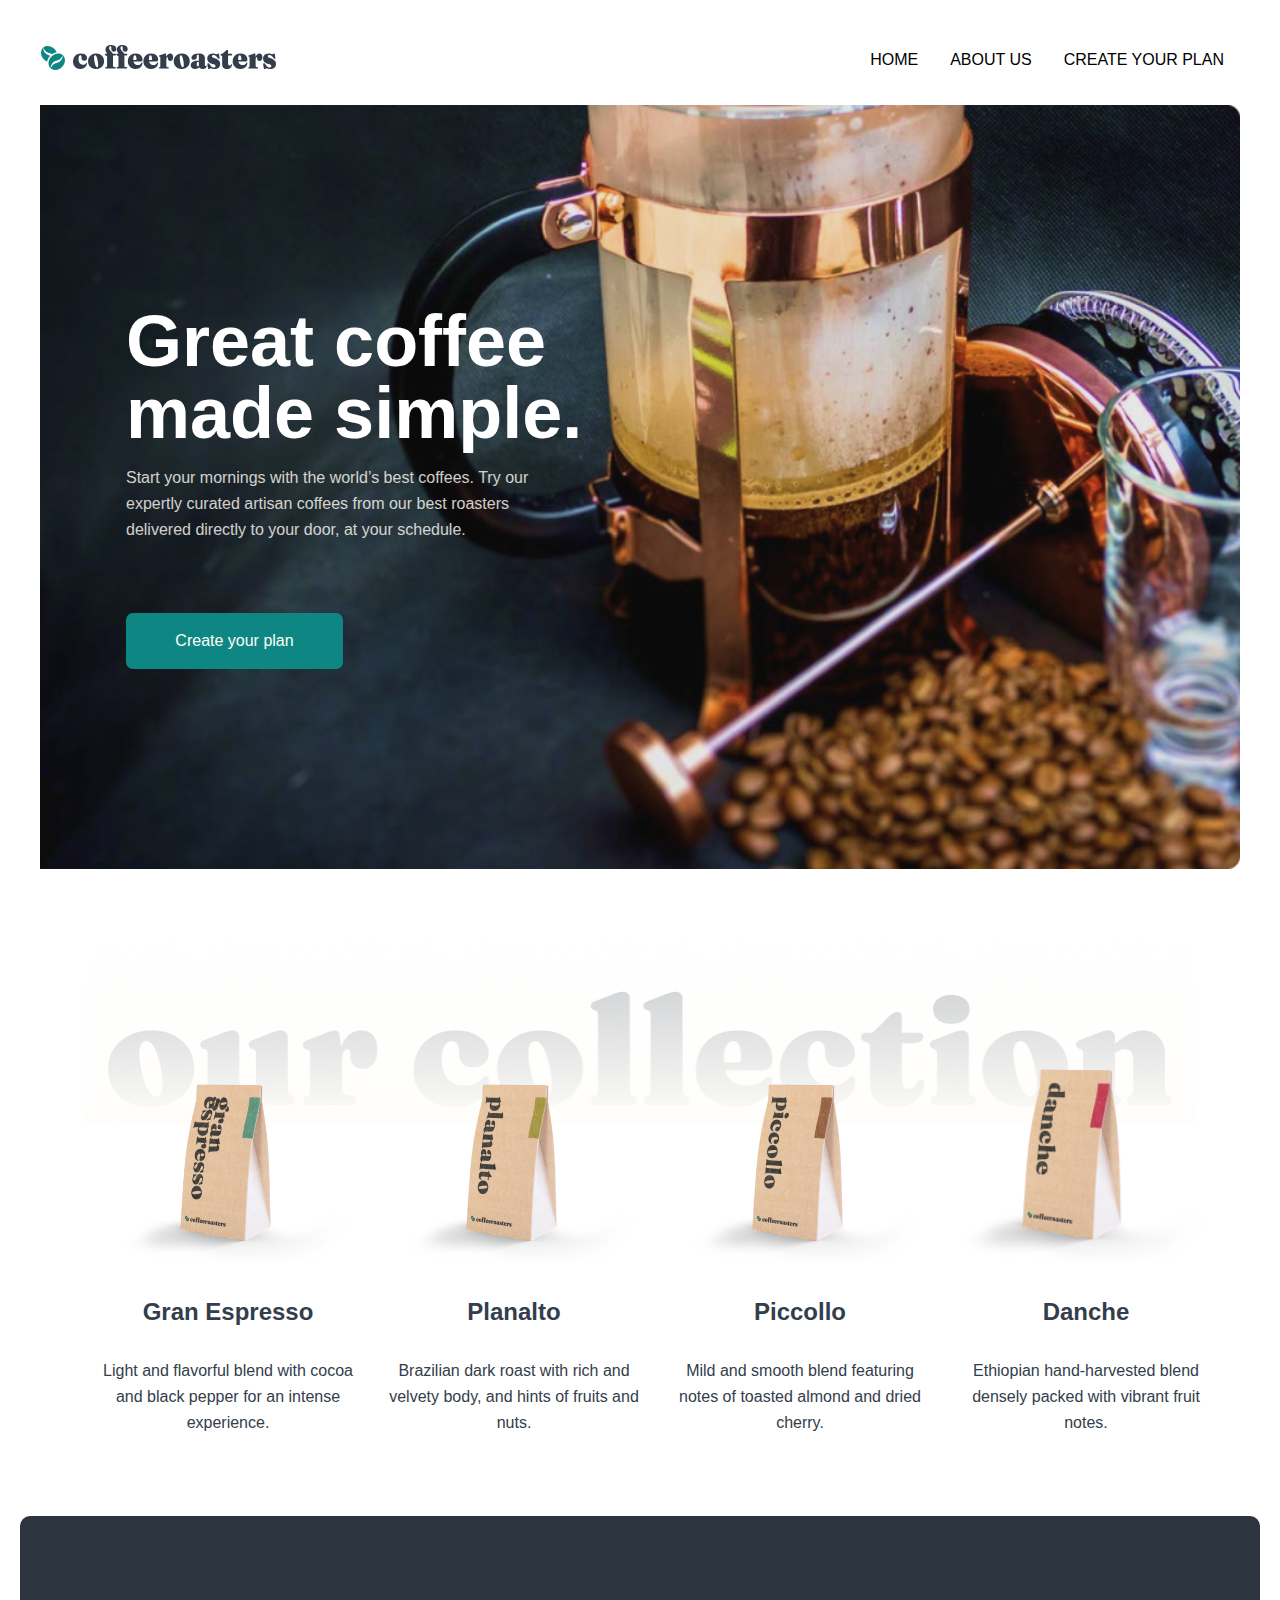
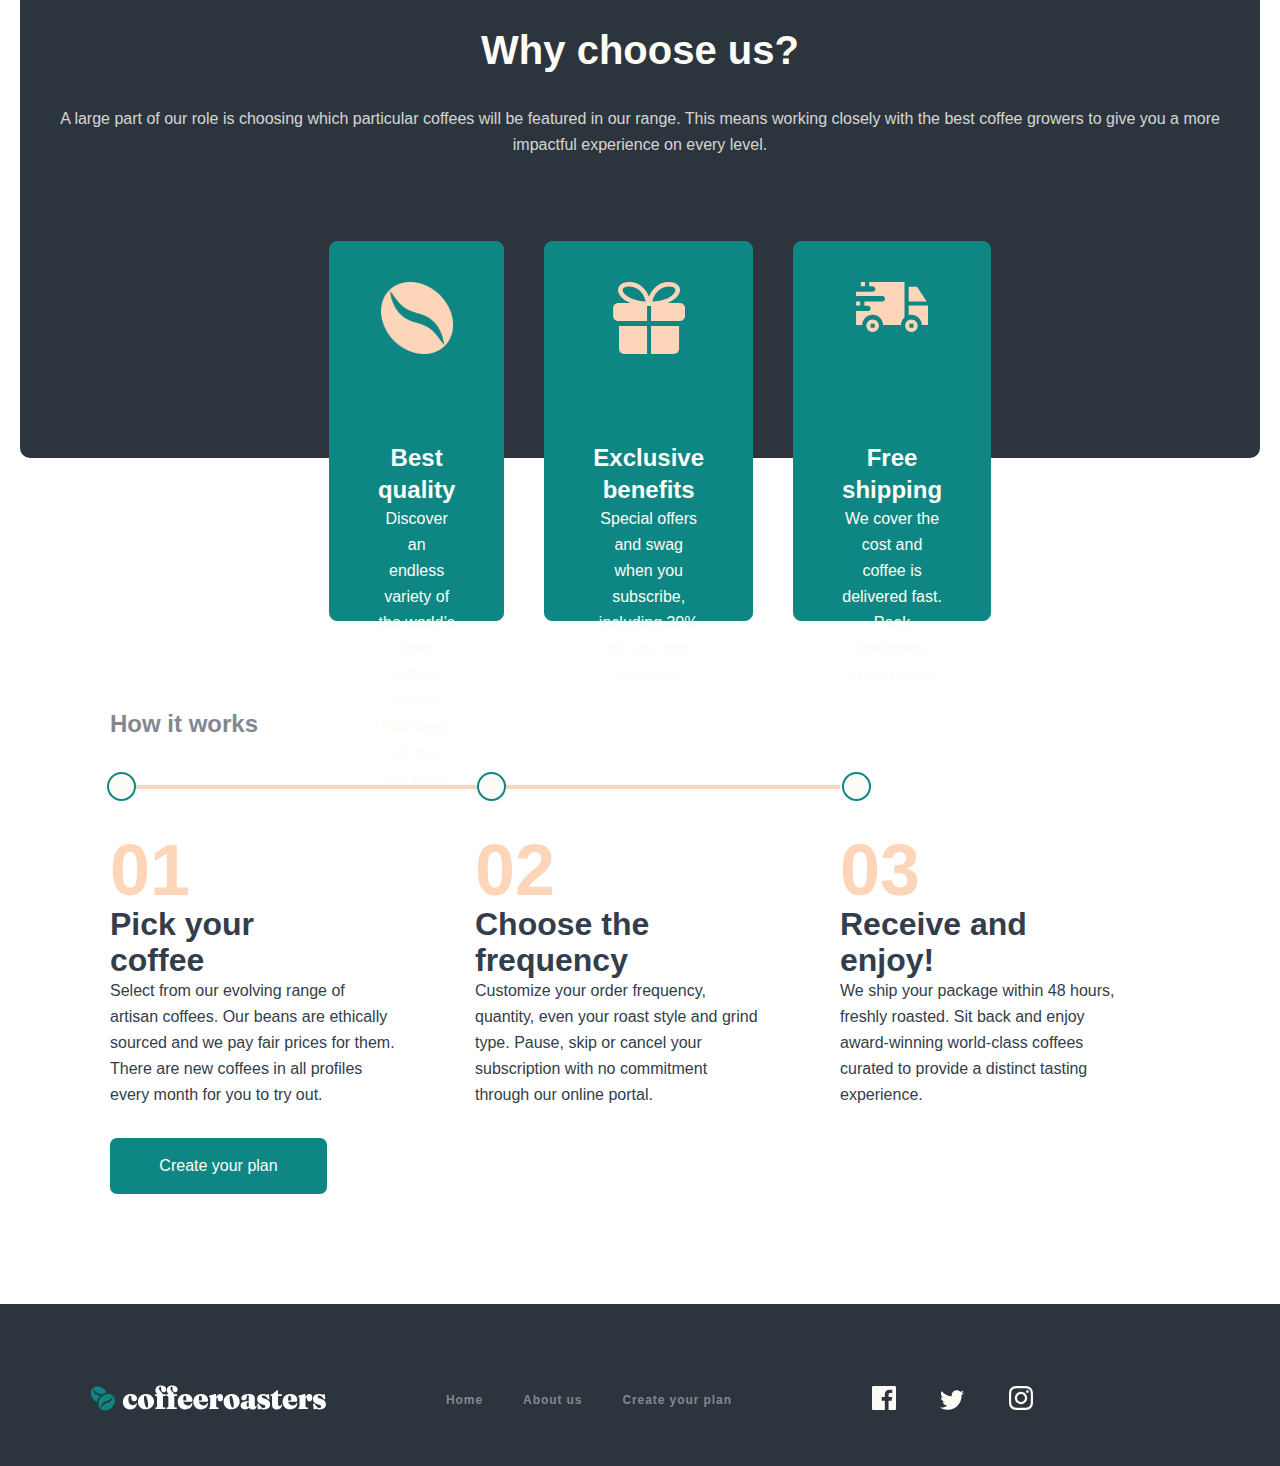
<file: index.html>
<!DOCTYPE html>
<html lang="en">
<head>
    <meta charset="UTF-8">
    <meta http-equiv="X-UA-Compatible" content="IE=edge">
    <meta name="viewport" content="width=device-width, initial-scale=1.0">
    <title>Document</title>
    <link rel="stylesheet" href="/css/main.css">
</head>
<body>
    <header>
        <div class="header-container container"> 
            <a href="#"> 
                <img class="header-logo" src="./images/Group5.svg" alt="header logo illustration">
            </a>
            <ul class="header-list">
                <li class="header-list-item">
                    <a class="header-link" href="index.html">
                         HOME
                     </a>
                </li>
                <li>
                    <a class="header-link" href="about.html">
                        ABOUT US
                    </a>
                </li>
                <li>
                    <a class="header-link" href="./plan.html">
                        CREATE YOUR PLAN
                    </a>
                </li>
            </ul>
           <button class="button-hamburger" type="button">
            <img src="./images/hamburger.svg" alt="header hamburger" class="header__hamburger" width="15" height="16">
           </button>
        </div>
    </header>
    <section>
       <div class="container">
           <div class="section-create">
            <h1 class="section-h1">Great coffee
                made simple.
            </h1>
            <p class="section-paragraf">Start your mornings with the world’s best coffees. Try our expertly curated artisan coffees from our best roasters delivered directly to your door, at your schedule.</p>
            <button class="section-button"
            type="button">Create your plan</button>
           </div>
       </div>
    </section>
    <section class="section-our-collection container-smool">
        <ul class="collectin-list">
            <li class="collection-list-item espresso">
                <img src="./images/kopi1copy.png" alt="Gran Espresso" width="256" height="193">
                <h2 class="collection-h2">Gran Espresso</h2>
                <p class="collection-p">Light and flavorful blend with cocoa and black pepper for an intense experience.</p>
            </li>
            <li class="collection-list-item">
                <img src="./images/kopi2.png" alt="Planalto" width="256" height="193">
                <h2 class="collection-h2">Planalto</h2>
                <p class="collection-p">Brazilian dark roast with rich and velvety body, and hints of fruits and nuts.</p>
            </li>
            <li class="collection-list-item">
                <img src="./images/kopi3.png" alt="Piccollo" width="256" height="193">
                <h2 class="collection-h2">Piccollo</h2>
                <p class="collection-p">Mild and smooth blend featuring notes of toasted almond and dried cherry.</p>
            </li>
            <li class="collection-list-item">    
                <img src="./images/kopi4.png" alt="Danche" width="256" height="193">
                <h2 class="collection-h2">Danche</h2>
                <p class="collection-p">Ethiopian hand-harvested blend densely packed with vibrant fruit notes.</p>
            </li>
        </ul>
    </section>
    <section class="section-choose-us container ">
        <h2 class="choose-us-h2">Why choose us?</h2>
        <p class="choose-us-p">A large part of our role is choosing which particular coffees will be featured 
            in our range. This means working closely with the best coffee growers to give 
            you a more impactful experience on every level.</p>
            <ul class="choose-us-list">
                <li class="choose-us-list-item best-quality">
                    <h3 class="choose-us-list-item-h3">Best quality</h3>
                    <p class="choose-us-list-item-p">Discover an endless variety of the world’s best artisan coffee from each of our roasters.</p>
                </li>
                <li class="choose-us-list-item exclusive">
                    <h3 class="choose-us-list-item-h3">Exclusive benefits</h3>
                    <p class="choose-us-list-item-p">Special offers and swag when you subscribe, including 30% off your first shipment.</p>
                </li>
                <li class="choose-us-list-item shipping">
                    <h3  class="choose-us-list-item-h3">Free shipping</h3>
                    <p class="choose-us-list-item-p">We cover the cost and coffee is delivered fast. Peak freshness: guaranteed.</p>
                </li>
            </ul>
            
        </section>
        <section class="section-works container">
            <h2 class="section-works-h2">
                How it works
            </h2>
            <span class="section-span-border center">
                <span class="child-span"></span>
            </span>
            <ol class="sectoin-works-list">
                <li class="sectoin-works-list-item">
                    <span class="section-span">01</span>
                    <h3 class="section-works-h3">Pick your
                        coffee</h3>
                        <p class="section-works-p">
                            Select from our evolving range of artisan coffees. Our beans are ethically sourced and we pay fair prices for them. There are new coffees in all profiles every month for you to try out. 
                        </p>
                    </li>
                    <li class="sectoin-works-list-item">
                        <span class="section-span">
                            02
                        </span>
                        <h3 class="section-works-h3">
                            Choose the frequency
                        </h3>
                        <p class="section-works-p">
                            Customize your order frequency, quantity, even your roast style and grind type. Pause, skip or cancel your subscription with no commitment through our online portal.
                        </p>
                    </li>
                    <li class="sectoin-works-list-item">
                        <span class="section-span">
                            03
                        </span>
                        <h3 class="section-works-h3">
                            Receive and enjoy!
                        </h3>
                        <p class="section-works-p">
                            We ship your package within 48 hours, freshly roasted. Sit back and enjoy award-winning world-class coffees curated to provide a distinct tasting experience.
                        </p>
                    </li>
                </ol>
                <button class="section-button button">Create your plan</button>
            </section>
        </main>
        <footer class="footer-site">
            <div class="container-footer">
               <div>
                <img src="./images/Group.svg" alt="site logo illustration">
            </div>
            <div>
                <ul class=" footer-ul">
                    <li class="footer-list-item"><a class="footer-link" href="index.html">Home</a></li>
                    <li class="footer-list-item"><a class="footer-link" href="about.html">About us
                    </a></li>
                    <li class="footer-list-item"><a class="footer-link" href="plan.html">Create your plan</a></li>
                </ul>
            </div>
            <div>
                <a class="footer-facebook-link footer-link" href="#"><img src="./images/Path.svg" alt="facebook link" width="24" height="24"></a>
                <a class="footer-twittwer-link footer-link" href="#">
                    <img src="./images/Path.png" alt="twitter link" width="24" height="20">
                </a>
                <a class="footer-instagram-link footer-link" href="#">
                    <img src="./images/Shape.svg" alt="instagram link" width="24"
                    height="24"></a>
                </div>
                </div>
            </footer>
        </body>
        </html>
</file>
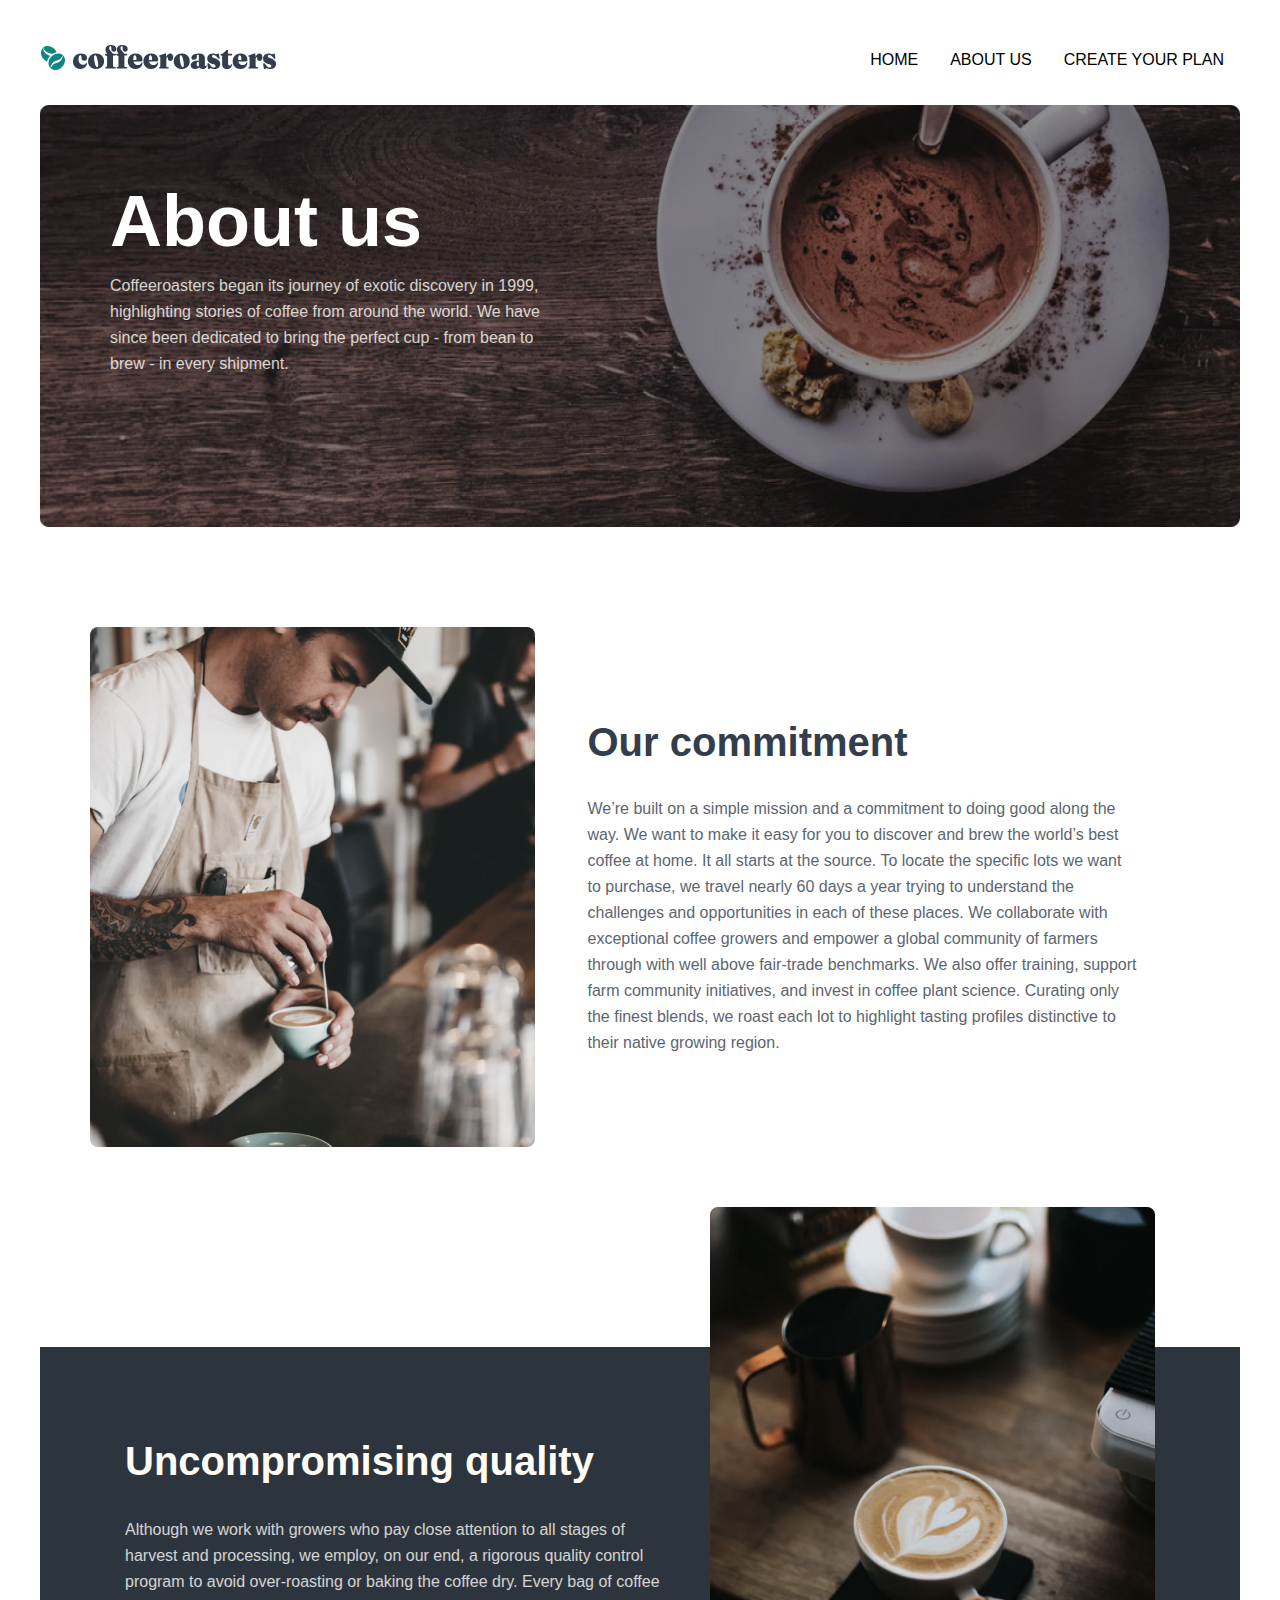
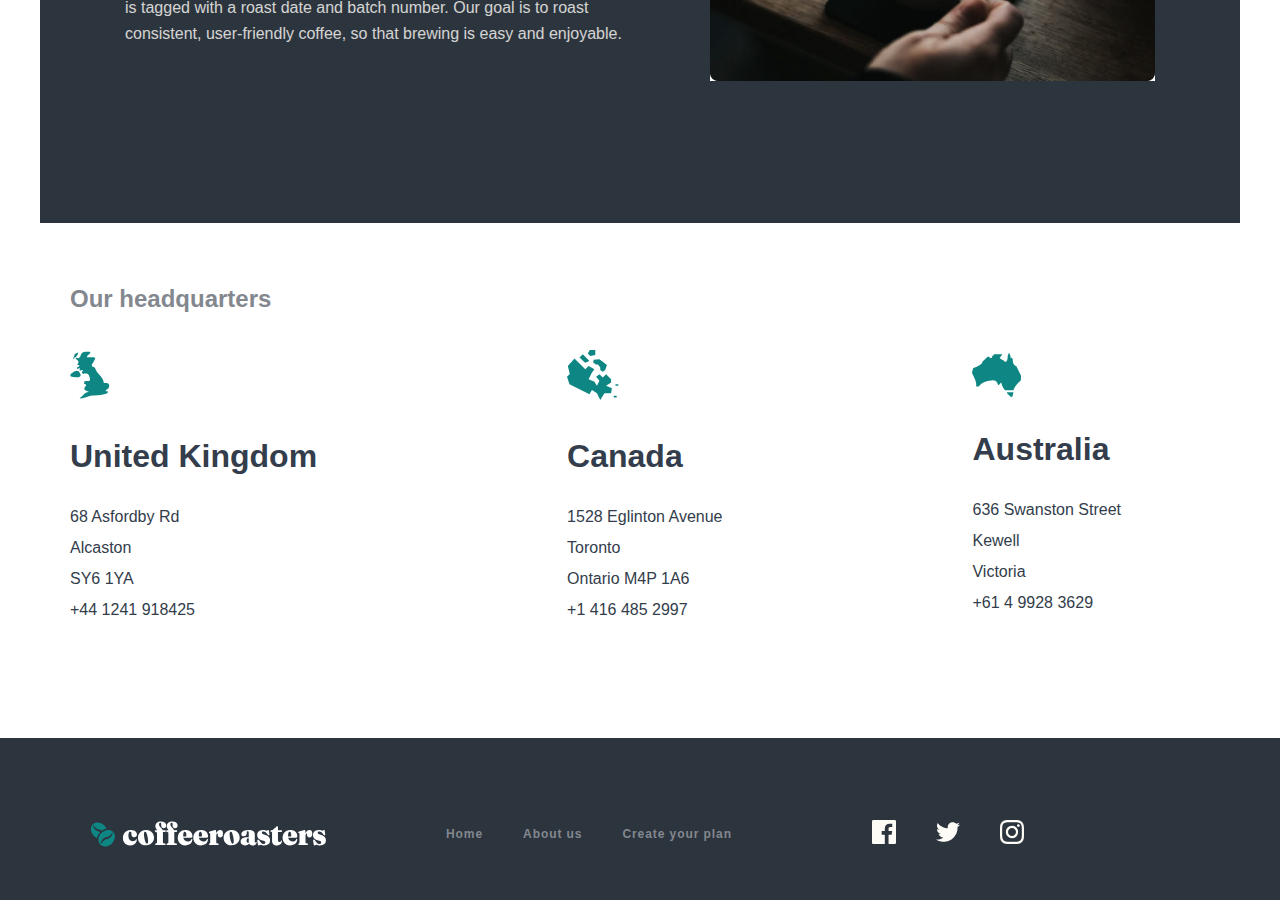
<file: about.html>
<!DOCTYPE html>
<html lang="en">
<head>
    <meta charset="UTF-8">
    <meta http-equiv="X-UA-Compatible" content="IE=edge">
    <meta name="viewport" content="width=device-width, initial-scale=1.0">
    <title>Document</title>
    <link rel="stylesheet" href="./css/main.css">
</head>
<body>
    <header>
        <div class="header-container container"> 
            <a href="#"> 
                <img class="header-logo" src="./images/Group5.svg" alt="header logo illustration">
            </a>
            <ul class="header-list">
                <li class="header-list-item">
                    <a class="header-link" href="index.html">
                        HOME
                    </a>
                </li>
                <li>
                    <a class="header-link" href="./about.html">
                        ABOUT US
                    </a>
                </li>
                <li>
                    <a class="header-link" href="./plan.html">
                        CREATE YOUR PLAN
                    </a>
                </li>
            </ul>
        </div>
    </header>
    <main>
    <section class=" section-create-about container">
        <div class="section-create-about-bgc
        ">
        <h1 class="section-h1">About us
        </h1>
        <p class="section-paragraf">
            Coffeeroasters began its journey of exotic discovery in 1999, highlighting stories of coffee from around the world. We have since been dedicated to bring the perfect cup - from bean to brew - in every shipment.
        </p>
    </div>
    </section>
 <section class="section__our-commitment">
    <img src="./images-about/Bitmap1.jpg" alt="img our commitment" width="445" height="520">
    <div class="commitment-rigt">
        <h2 class="commitment__h2">Our commitment</h2>
        <p class="commitment__p">We’re built on a simple mission and a commitment to doing good along the way. We want to make it easy for you to discover and brew the world’s best coffee at home. It all starts at the source. To locate the specific lots we want to purchase, we travel nearly 60 days a year trying to understand the challenges and opportunities in each of these places. We collaborate with exceptional coffee growers and empower a global community of farmers through with well above fair-trade benchmarks. We also offer training, support farm community initiatives, and invest in coffee plant science. Curating only the finest blends, we roast each lot to highlight tasting profiles distinctive to their native growing region.</p>
    
</div>
    </section>
    <section class="section-quality">
        <img class="quality" src="./images-about/Bitmap2.jpg" alt=" quality img" width="445" height="474" >
       <div>
        <h2 class="quality__h2">
            Uncompromising quality
        </h2>
        <p class="quality__p">
            Although we work with growers who pay close attention to all stages of harvest and processing, we employ, on our end, a rigorous quality control program to avoid over-roasting or baking the coffee dry. Every bag of coffee is tagged with a roast date and batch number. Our goal is to roast consistent, user-friendly coffee, so that brewing is easy and enjoyable.
        </p>
    </div>
    </section>
    <section class="section-headquarters">
        <h2 class="headquarters_h2">Our headquarters</h2>


        <ul class="headquarters__list">
            <li class="headquarters__list-item">
                <ul class="headquarters__list-child">
                    <li class="headquarters__child-item">
                        <img src="./images-about/Combined Shape2.svg" alt="headquarters_icons" width="40" height="50">
                        <h3 class="headquarters_h3">United Kingdom</h3>
                    </li>

                    <li class="headquarters__child-item">
                        68 Asfordby Rd
                    </li>
                    <li class="headquarters__child-item"> Alcaston</li>
                    <li class="headquarters__child-item"> SY6 1YA</li>
                    <li class="headquarters__child-item">+44 1241 918425</li>

                </ul>
            </li>
            <li class="headquarters__list-item">
                <ul class="headquarters__list-child">
                    <li class="headquarters__child-item">
                        <img src="./images-about/CombinedShape1.svg" alt="headquarters_icons" width="52" height="50">
                        <h3 class="headquarters_h3">Canada</h3>
                    </li>
                    <li class="headquarters__child-item">
                        1528 Eglinton Avenue
                    </li>
                    <li class="headquarters__child-item"> Toronto</li>
                    <li class="headquarters__child-item"> Ontario M4P 1A6</li>
                    <li class="headquarters__child-item">+1 416 485 2997</li>
                    <li class="headquarters__child-item"></li>
                </ul>
            </li>
            <li class="headquarters__list-item">
                <ul class="headquarters__list-child">
                    <li>
                        <img src="./images-about/Combined Shape.svg" alt="headquarters_icons" width="49" height="44">
                        <h3 class="headquarters_h3">Australia</h3>
                    </li>
                    <li class="headquarters__child-item">
                        636 Swanston Street
                    <li class="headquarters__child-item">
                    <li class="headquarters__child-item">Kewell</li>
                    <li class="headquarters__child-item"> Victoria</li>
                    <li class="headquarters__child-item">+61 4 9928 3629</li>
                </ul>
            </li>
        </ul>

    </section>
</main>
    <footer class="footer-site">
        <div class="container-footer">
            <img src="./images/Group.svg" alt="site logo illustration">
            <ul class=" footer-ul">
                <li class="footer-list-item"><a class="footer-link" href="index.html">Home</a></li>
                <li class="footer-list-item"><a class="footer-link" href="about.html">About us
                </a></li>
                <li class="footer-list-item"><a class="footer-link" href="plan.html">Create your plan</a></li>
            </ul>
            <a class="footer-facebook-link footer-link" href="#"><img src="./images/Path.svg" alt="facebook link" width="24" height="24"></a>
            <a class="footer-twittwer-link footer-link" href="#">
                <img src="./images/Path.png" alt="twitter link" width="24" height="20">
            </a>
            <a class="footer-instagram-link footer-link" href="#">
                <img src="./images/Shape.svg" alt="instagram link" width="24"
                height="24"></a>
            </div>
        </footer> 
    </body>
    </html>
</file>
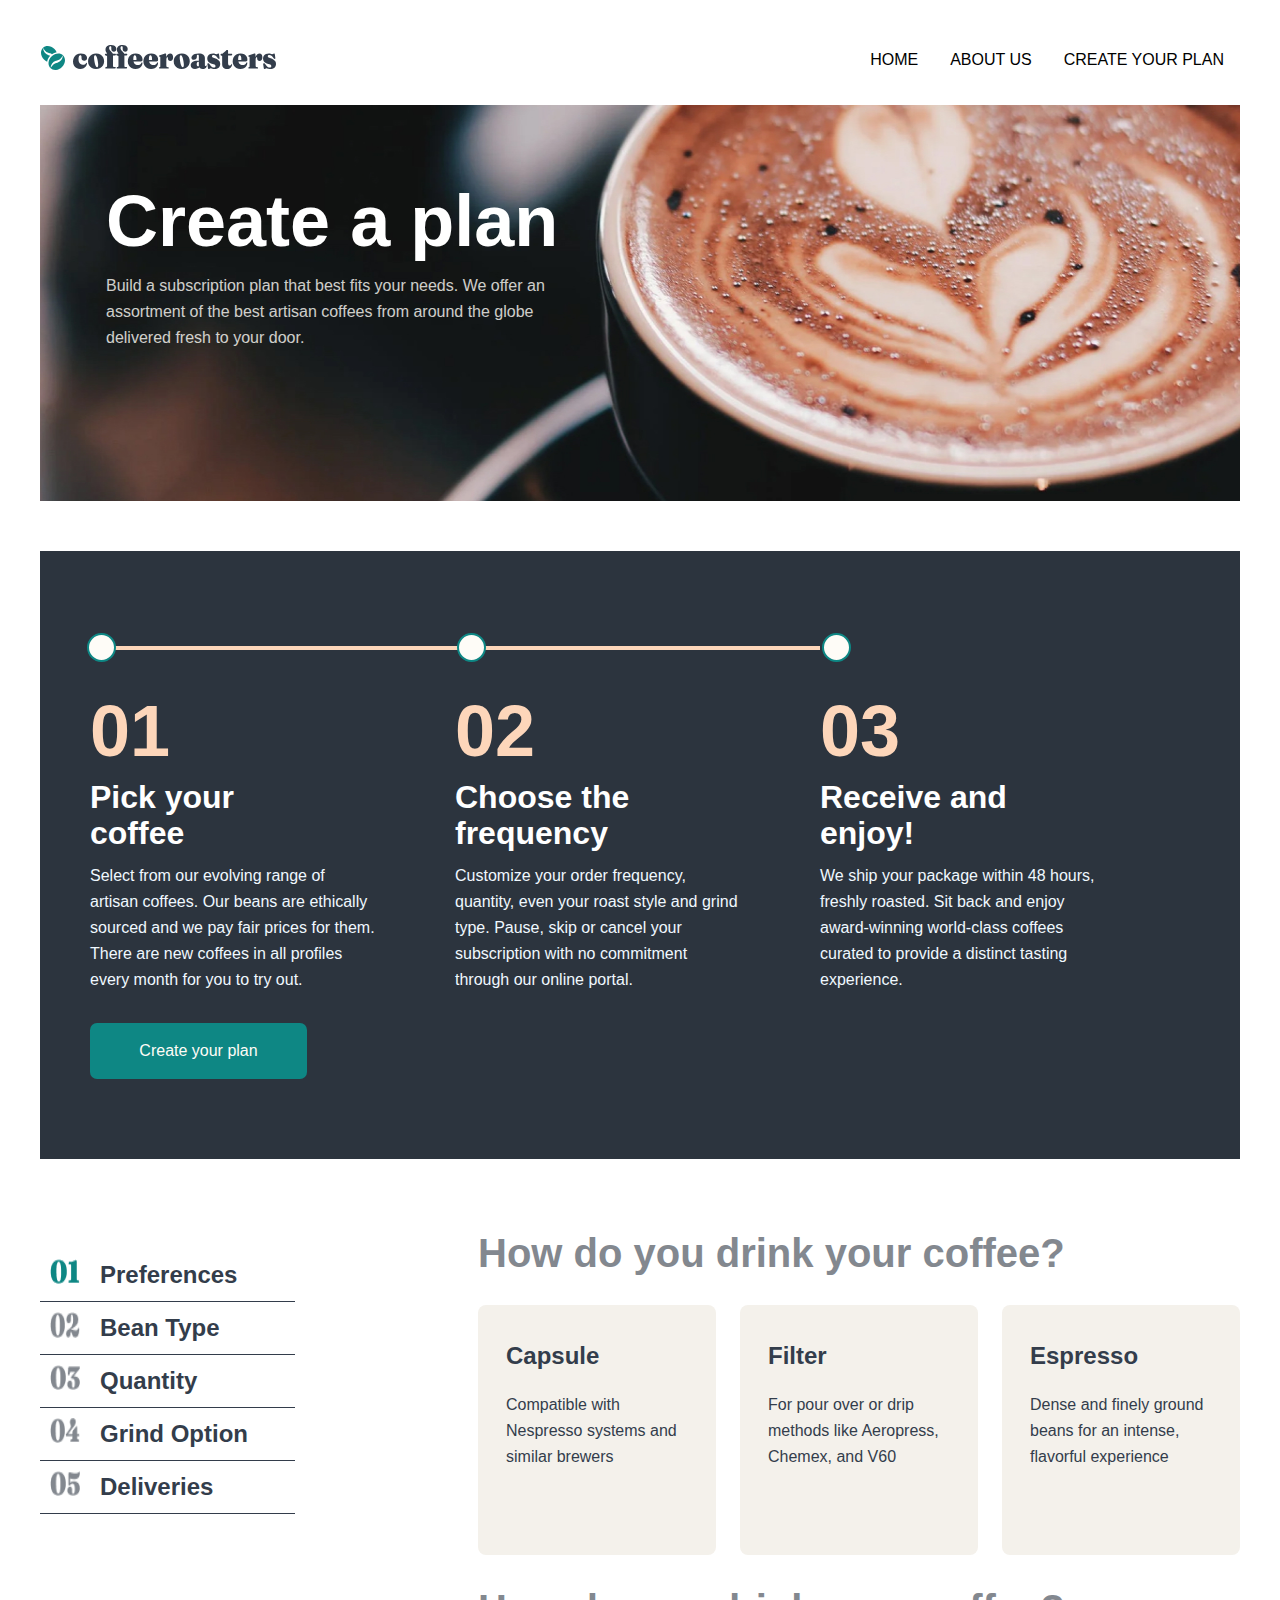
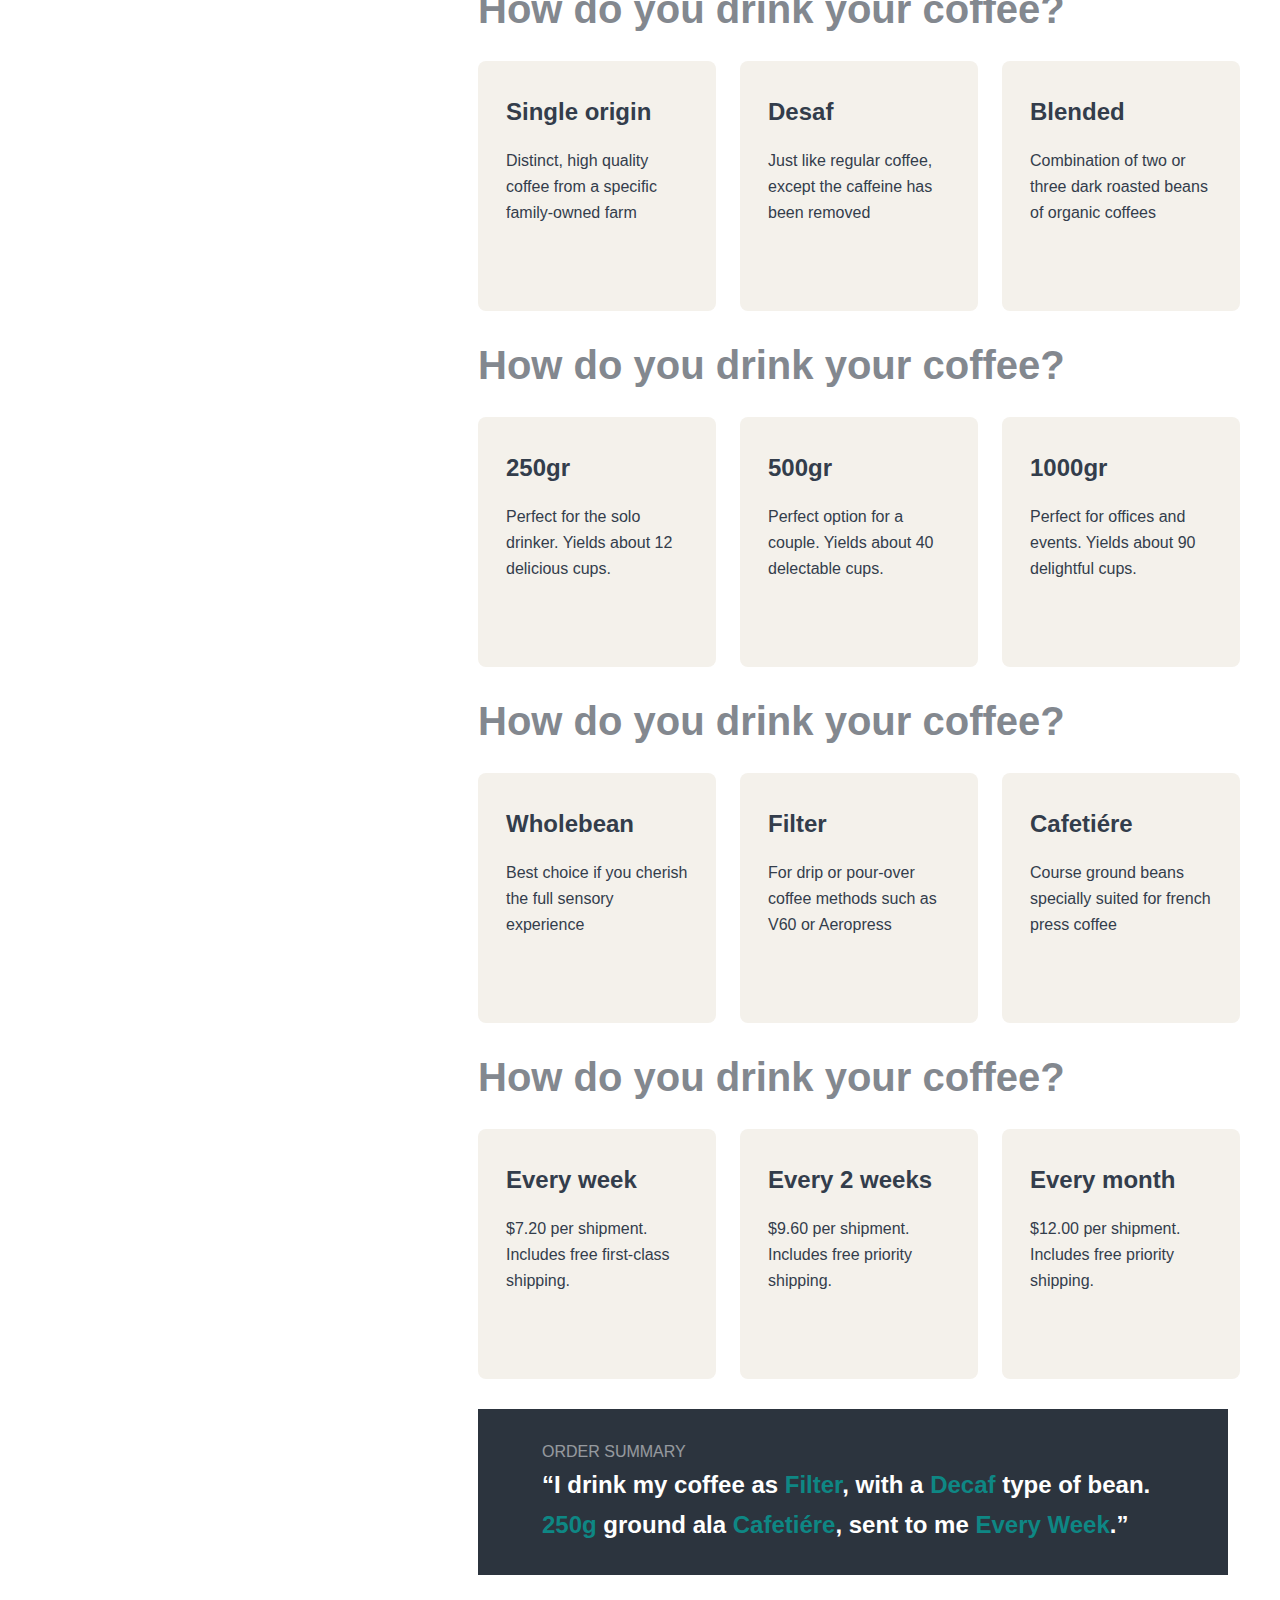
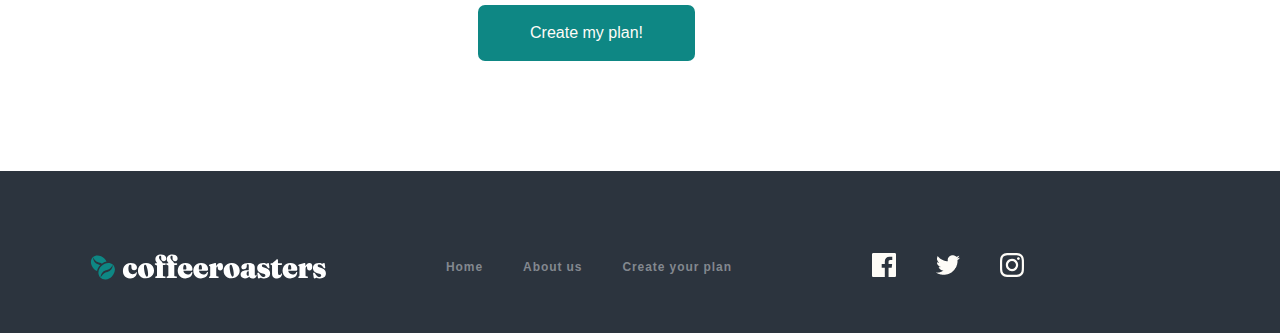
<file: plan.html>
<!DOCTYPE html>
<html lang="en">
<head>
    <meta charset="UTF-8">
    <meta http-equiv="X-UA-Compatible" content="IE=edge">
    <meta name="viewport" content="width=device-width, initial-scale=1.0">
    <title>Document</title>
    <link rel="stylesheet" href="./css/main.css">
</head>
<body>
    <header>
        <div class="header-container container"> 
            <a href="#"> 
                <img class="header-logo" src="./images/Group5.svg" alt="header logo illustration">
            </a>
            <ul class="header-list">
                <li class="header-list-item">
                    <a class="header-link" href="index.html">
                        HOME
                    </a>
                </li>
                <li>
                    <a class="header-link" href="./about.html">
                        ABOUT US
                    </a>
                </li>
                <li>
                    <a class="header-link" href="./plan.html">
                        CREATE YOUR PLAN
                    </a>
                </li>
            </ul>
        </div>
    </header>
    <main>
        <section class=" section-create-plan container">
            <h1 class="section-h1">Create a plan
            </h1>
            <p class="section-paragraf">
                Build a subscription plan that best fits your needs. We offer an assortment of the best artisan coffees from around the globe delivered fresh to your door.
            </p>
            
        </section>
        
        <section class="section-works-plan container">
            <div class="works__box">
            <span class="section-span-border center">
                <span class="child-span"></span>
            </span>
            <ol class="sectoin-works-list">
                <li class="sectoin-works-list-item">
                    <span class="section-span">01</span>
                    <h3 class="section-works-h3-plan">Pick your
                        coffee</h3>
                        <p class="section-works-p-plan">
                            Select from our evolving range of artisan coffees. Our beans are ethically sourced and we pay fair prices for them. There are new coffees in all profiles every month for you to try out. 
                        </p>
                    </li>
                    <li class="sectoin-works-list-item">
                        <span class="section-span">
                            02
                        </span>
                        <h3 class="section-works-h3-plan">
                            Choose the frequency
                        </h3>
                        <p class="section-works-p-plan">
                            Customize your order frequency, quantity, even your roast style and grind type. Pause, skip or cancel your subscription with no commitment through our online portal.
                        </p>
                    </li>
                    <li class="sectoin-works-list-item">
                        <span class="section-span">
                            03
                        </span>
                        <h3 class="section-works-h3-plan">
                            Receive and enjoy!
                        </h3>
                        <p class="section-works-p-plan">
                            We ship your package within 48 hours, freshly roasted. Sit back and enjoy award-winning world-class coffees curated to provide a distinct tasting experience.
                        </p>
                    </li>
                </ol>
                <button class="section-button button">Create your plan</button>
            </div>
            </section>
            <section class="section-form">
           <div class="form-links">
            <a class="form-link form-link1" href=""> <img src="./images-about/01.png" alt="img" width="30" height="25"> Preferences</a>
            <a class="form-link link2" href="#"> <img src="./images-about/02.png" alt="img logo" width="30" height="26"> Bean Type</a>
            <a class="form-link link3" href="#"> <img src="./images-about/03.png" alt="img logo" width="30" height="25">Quantity</a>
            <a class="form-link link4" href="#"> <img src="./images-about/04.png" alt="img logo" width="30" height="25">Grind Option</a>
            <a class="form-link link5" href="#"> <img src="./images-about/05.png" alt="img logo" width="30" height="25">Deliveries</a>
        </div>
           
                <form method="GET" action="#">
                <h2 class="section-form__h2">How do you drink your coffee?</h2>
                <div class="form">
                    
                    <label class="form__label">
                        <input class="form__checkbox-input" type="checkbox">
                        <span class="checkbox-control">
                            <span class="checkbox-h3">Capsule</span>
                            <span class="checkbox-p">Compatible with Nespresso systems and similar brewers</span>
                            
                        </span>
                       
                    </label>
                    <label class="form__label">
                        <input class="form__checkbox-input" type="checkbox">
                        <span class="checkbox-control">
                            <span class="checkbox-h3">Filter</span>
                            <span class="checkbox-p">For pour over or drip methods like Aeropress, Chemex, and V60</span>
                            
                        </span>
                       
                    </label>
                    <label class="form__label">
                        <input class="form__checkbox-input" type="checkbox">
                        <span class="checkbox-control">
                            <span class="checkbox-h3">Espresso</span>
                            <span class="checkbox-p">Dense and finely ground beans for an intense, flavorful experience</span>
                            
                        </span>
                       
                    </label>

                </div>

                <h2 class="section-form__h2">How do you drink your coffee?</h2>
                <div class="form">
                    
                    <label class="form__label">
                        <input class="form__checkbox-input" type="checkbox">
                        <span class="checkbox-control">
                            <span class="checkbox-h3">Single origin</span>
                            <span class="checkbox-p">Distinct, high quality coffee from a specific family-owned farm</span>
                            
                        </span>
                       
                    </label>
                    <label class="form__label">
                        <input class="form__checkbox-input" type="checkbox">
                        <span class="checkbox-control">
                            <span class="checkbox-h3">Desaf</span>
                            <span class="checkbox-p">Just like regular coffee, except the caffeine has been removed</span>
                            
                        </span>
                       
                    </label>
                    <label class="form__label">
                        <input class="form__checkbox-input" type="checkbox">
                        <span class="checkbox-control">
                            <span class="checkbox-h3">Blended</span>
                            <span class="checkbox-p">Combination of two or three dark roasted beans of organic coffees</span>
                            
                        </span>
                       
                    </label>

                </div>
            
                <h2 class="section-form__h2">How do you drink your coffee?</h2>
                <div class="form">
                    
                    <label class="form__label">
                        <input class="form__checkbox-input" type="checkbox">
                        <span class="checkbox-control">
                            <span class="checkbox-h3">250gr</span>
                            <span class="checkbox-p">Perfect for the solo drinker. Yields about 12 delicious cups.</span>
                            
                        </span>
                       
                    </label>
                    <label class="form__label">
                        <input class="form__checkbox-input" type="checkbox">
                        <span class="checkbox-control">
                            <span class="checkbox-h3">500gr</span>
                            <span class="checkbox-p">Perfect option for a couple. Yields about 40 delectable cups.</span>
                            
                        </span>
                       
                    </label>
                    <label class="form__label">
                        <input class="form__checkbox-input" type="checkbox">
                        <span class="checkbox-control">
                            <span class="checkbox-h3">1000gr</span>
                            <span class="checkbox-p">Perfect for offices and events. Yields about 90 delightful cups.</span>
                            
                        </span>
                       
                    </label>

                </div>
            
                <h2 class="section-form__h2">How do you drink your coffee?</h2>
                <div class="form">
                    
                    <label class="form__label">
                        <input class="form__checkbox-input" type="checkbox">
                        <span class="checkbox-control">
                            <span class="checkbox-h3">Wholebean</span>
                            <span class="checkbox-p">Best choice if you cherish the full sensory experience</span>
                            
                        </span>
                       
                    </label>
                    <label class="form__label">
                        <input class="form__checkbox-input" type="checkbox">
                        <span class="checkbox-control">
                            <span class="checkbox-h3">Filter</span>
                            <span class="checkbox-p">For drip or pour-over coffee methods such as V60 or Aeropress</span>
                            
                        </span>
                       
                    </label>
                    <label class="form__label">
                        <input class="form__checkbox-input" type="checkbox" >
                        <span class="checkbox-control">
                            <span class="checkbox-h3">Cafetiére</span>
                            <span class="checkbox-p">Course ground beans specially suited for french press coffee</span>
                            
                        </span>
                       
                    </label>

                </div>
            
                <h2 class="section-form__h2">How do you drink your coffee?</h2>
                <div class="form">
                    
                    <label class="form__label">
                        <input class="form__checkbox-input" type="checkbox">
                        <span class="checkbox-control">
                            <span class="checkbox-h3">Every week</span>
                            <span class="checkbox-p">$7.20 per shipment. Includes free first-class shipping.</span>
                            
                        </span>
                       
                    </label>
                    <label class="form__label">
                        <input class="form__checkbox-input" type="checkbox">
                        <span class="checkbox-control">
                            <span class="checkbox-h3">Every 2 weeks</span>
                            <span class="checkbox-p">$9.60 per shipment. Includes free priority shipping.</span>
                            
                        </span>
                       
                    </label>
                    <label class="form__label">
                        <input class="form__checkbox-input" type="checkbox" required>
                        <span class="checkbox-control">
                            <span class="checkbox-h3">Every month</span>
                            <span class="checkbox-p">$12.00 per shipment. Includes free priority shipping.</span>
                            
                        </span>
                       
                    </label>

                </div>

            <div class="order-box">
                <p class="order-summary">Order Summary</p>
              <p class="order-summary2">
                “I drink my coffee as <strong class="order-summary-strong">Filter</strong>, with a <strong class="order-summary-strong">Decaf</strong> type of bean. <strong class="order-summary-strong">250g</strong> ground ala <strong class="order-summary-strong">Cafetiére</strong>, sent to me <strong class="order-summary-strong">Every Week</strong>.”
              </p>
            </div>
            <button class="button section-button" type="submit">
                Create my plan!
            </button> 
        </form>
         
            </section>
        </main>
        <footer class="footer-site">
            <div class="container-footer">
                <img src="./images/Group.svg" alt="site logo illustration">
                <ul class=" footer-ul">
                    <li class="footer-list-item"><a class="footer-link" href="index.html">Home</a></li>
                    <li class="footer-list-item"><a class="footer-link" href="about.html">About us
                    </a></li>
                    <li class="footer-list-item"><a class="footer-link" href="plan.html">Create your plan</a></li>
                </ul>
                <a class="footer-facebook-link footer-link" href="#"><img src="./images/Path.svg" alt="facebook link" width="24" height="24"></a>
                <a class="footer-twittwer-link footer-link" href="#">
                    <img src="./images/Path.png" alt="twitter link" width="24" height="20">
                </a>
                <a class="footer-instagram-link footer-link" href="#">
                    <img src="./images/Shape.svg" alt="instagram link" width="24"
                    height="24"></a>
                </div>
            </footer>
</body>
</html>
</file>
<file: css/main.css>
* {
  box-sizing: border-box;
  margin: 0;
  padding: 0;
}

body {
  font-family: sans-serif;
}

.container {
  width: 100%;
  max-width: 1240px;
  margin: 0 auto;
  padding: 0 20px;
}

.header-container {
  width: 100%;
  display: flex;
  align-items: center;
  justify-content: space-between;
  padding-top: 44px;
  margin-bottom: 30px;
}

.button-hamburger {
  display: none;
  border: none;
  background-color: white;
}

.header-list {
  display: flex;
  list-style-type: none;
  margin: 0;
  padding: 0;
}

.header-link {
  display: block;
  text-decoration: none;
  padding: 0 16px;
  color: #000;
}

.section-create {
  width: 100%;
  display: block;
  background-image: url(../images/Bitmap.jpg);
  background-size: cover;
  background-repeat: no-repeat;
  background-position: center;
  padding: 200px 86px;
}

@media only screen and (max-width: 420px) {
  .adaptive-header .header-list {
    position: fixed;
    z-index: 10;
    left: 0;
    top: 0;
    right: 0;
    bottom: 0;
    background-color: #000000, opacity 0.1;
    flex-direction: column;
    text-align: center;
    display: block;
  }

  .header-logo {
    z-index: 11;
    width: 100%;
    max-width: 160px;
    height: auto;
  }

  .button-hamburger {
    display: block;
    z-index: 11;
  }

  .header-list {
    display: none;
  }
}
.section-create {
  display: block;
  background-image: url(../images/Bitmap.jpg);
  background-size: cover;
  background-repeat: no-repeat;
  background-position: right;
  padding: 200px 86px;
}

.section-create-about-bgc {
  display: block;
  background-image: url(../../images-about/Bitmap.jpg);
  background-size: cover;
  background-repeat: no-repeat;
  background-position: right;
  padding: 80px 70px;
}

.section-create-plan {
  display: block;
  background-image: url(../../images-about/plan.jpg);
  background-size: 1200px 450px;
  background-repeat: no-repeat;
  background-position: center;
  padding: 80px 86px;
}

.section-h1 {
  font-weight: 900;
  font-size: 72px;
  line-height: 72px;
  width: 530px;
  padding: 16 0px;
  color: #fff;
}

.section-paragraf {
  font-size: 16px;
  line-height: 26px;
  color: #fefcf7;
  width: 445px;
  padding: 16px 0;
  padding-bottom: 70px;
  opacity: 0.8;
}

.section-button {
  font-size: 16px;
  line-height: 26px;
  color: #fefcf7;
  width: 217px;
  height: 56px;
  background-color: #0e8784;
  border-radius: 7px;
  border: none;
}

@media only screen and (max-width: 420px) {
  .section-create {
    width: 100%;
    max-width: 375px;
    display: block;
    background-image: url(../../images/Bit3.jpg);
    background-size: cover;
    background-repeat: no-repeat;
    background-position: center;
    padding: 50px 25px;
    text-align: center;
  }

  .section-h1 {
    font-weight: 900;
    font-size: 30px;
    line-height: 30px;
    width: 300px;
    margin-left: 10px;
    padding: 16px 0;
    color: #fff;
  }

  .section-paragraf {
    font-size: 16px;
    line-height: 25px;
    color: #fefcf7;
    width: 300px;
    margin-left: 10px;
    padding: 16px 0;
    padding-bottom: 70px;
    opacity: 0.8;
  }

  .section-button {
    font-size: 16px;
    line-height: 26px;
    color: #fefcf7;
    width: 217px;
    height: 56px;
    background-color: #0e8784;
    border-radius: 7px;
    border: none;
  }
}
.container-smool {
  width: 100%;
  max-width: 1110px;
  margin: 0 auto;
  padding-top: 140px;
}

.section-our-collection {
  width: 100%;
  max-width: 1110px;
  clear: both;
  background-image: url(../images/Group13.png);
  background-size: 100%;
  background-color: linear-gradient(180deg, rgba(254, 252, 247, 0.0001) 0%, #fefcf7 100%);
  background-repeat: no-repeat;
  margin-top: 60px;
}

.collectin-list {
  display: flex;
  list-style-type: none;
  margin: 0;
  padding: 0;
}

.collection-list-item {
  margin: 0 15px;
}

.collection-h2 {
  font-weight: 900;
  font-size: 24px;
  line-height: 32px;
  text-align: center;
  color: #333d4b;
  margin: 30px 0;
}

.collection-p {
  font-size: 16px;
  line-height: 26px;
  text-align: center;
  color: #333d4b;
}

.section-choose-us {
  position: relative;
  margin-top: 80px;
  background-color: #2c343e;
  border-radius: 10px;
  padding-top: 110px;
  padding-bottom: 300px;
}

.choose-us-h2 {
  font-weight: 900;
  font-size: 40px;
  line-height: 48px;
  text-align: center;
  color: #fefcf7;
  margin-bottom: 32px;
}

.choose-us-p {
  font-size: 16px;
  line-height: 26px;
  text-align: center;
  color: #fefcf7;
  mix-blend-mode: normal;
  opacity: 0.8;
}

.choose-us-list {
  position: absolute;
  top: 60%;
  right: 50%;
  display: flex;
  list-style-type: none;
  margin: -20px;
  padding: 0;
  justify-content: space-between;
  transform: translateX(50%);
}

.choose-us-list-item {
  position: relative;
  width: 100%;
  max-width: 350px;
  height: 380px;
  padding: 48px;
  margin: 20px;
  padding-top: 200px;
  border: 1px solid #0e8784;
  border-radius: 8px;
  background-color: #0e8784;
}

.best-quality {
  background-image: url(../images/Shape.png);
  background-size: 72px 72px;
  background-position: center 40px;
  background-repeat: no-repeat;
}

.exclusive {
  background-image: url(../images/CombinedShape1.svg);
  background-size: 72px 72px;
  background-position: center 40px;
  background-repeat: no-repeat;
}

.shipping {
  background-image: url(../images/CombinedShape.svg);
  background-size: 72px 50px;
  background-position: center 40px;
  background-repeat: no-repeat;
}

.section-works {
  width: 100%;
  max-width: 1100px;
  margin: 0 auto;
  margin-top: 170px;
  padding-top: 50px;
}

.section-works-h2 {
  margin: 30px 0;
  font-weight: 900;
  font-size: 24px;
  line-height: 32px;
  color: #83888f;
}

.section-span-border {
  position: relative;
  display: block;
  width: 100%;
  max-width: 730px;
  margin: 45px 0;
  border: 2px solid #fdd6ba;
}

.section-span-border::after {
  position: absolute;
  left: -5px;
  top: -15px;
  width: 25px;
  height: 25px;
  border: 2px solid #0e8784;
  border-radius: 50%;
  background-color: #fefcf7;
  content: "";
}

.center::before {
  position: absolute;
  left: 365px;
  top: -15px;
  width: 25px;
  height: 25px;
  border: 2px solid #0e8784;
  border-radius: 50%;
  background-color: #fefcf7;
  content: "";
}

.child-span::before {
  position: absolute;
  left: 730px;
  top: -15px;
  width: 25px;
  height: 25px;
  border: 2px solid #0e8784;
  border-radius: 50%;
  background-color: #fefcf7;
  content: "";
}

.sectoin-works-list {
  display: flex;
  list-style-type: none;
  align-items: top;
  margin: 0;
  padding: 0;
  margin: -40px;
}

.sectoin-works-list-item {
  margin: 40px;
}

.choose-us-list-item-h3 {
  font-weight: 900;
  font-size: 24px;
  line-height: 32px;
  text-align: center;
  color: #fefcf7;
}

.choose-us-list-item-p {
  font-size: 16px;
  line-height: 26px;
  text-align: center;
  color: #fefcf7;
}

.section-span {
  font-weight: 900;
  font-size: 72px;
  line-height: 72px;
  color: #fdd6ba;
}

.section-works-h3 {
  width: 100%;
  max-width: 200px;
  font-weight: 900;
  font-size: 32px;
  line-height: 36px;
  color: #333d4b;
}

.section-works-p {
  width: 285px;
  font-size: 16px;
  line-height: 26px;
  color: #333d4b;
}

.button {
  margin: 30px 0;
}

@media only screen and (max-width: 375px) {
  .container-smool {
    width: 100%;
    max-width: 375px;
    margin: 0 auto;
  }

  .section-our-collection {
    width: 100%;
    max-width: 375px;
    clear: both;
    background-image: url(../images/Group13.png);
    background-color: linear-gradient(180deg, rgba(254, 252, 247, 0.0001) 0%, #fefcf7 100%);
    background-position: left 30px;
    background-size: 300px 72px;
    background-repeat: no-repeat;
    margin: 0 auto;
  }

  .collectin-list {
    width: 100%;
    max-width: 320px;
    text-align: center;
    flex-direction: column;
  }

  .collection-h2 {
    font-weight: 900;
    font-size: 24px;
    line-height: 32px;
    text-align: center;
    color: #333d4b;
    margin: 10px 0;
  }

  .collection-p {
    font-size: 16px;
    line-height: 26px;
    text-align: center;
    color: #333d4b;
    margin-bottom: 25px;
  }
}
@media only screen and (max-width: 375px) {
  .section-choose-us {
    position: relative;
    width: 100%;
    max-width: 375px;
    padding: 25px;
    padding-bottom: 500px;
    margin-bottom: 700px;
  }

  .choose-us-h2 {
    font-weight: 900;
    font-size: 20px;
    line-height: 48px;
    text-align: center;
    color: #fefcf7;
  }

  .choose-us-list {
    position: absolute;
    top: 270px;
    left: 0;
    transform: translateX(20%);
    flex-direction: column;
    padding-bottom: 700px;
  }

  .choose-us-list-item {
    width: 280px;
    height: 380px;
    padding: 48px;
    margin: 20px;
    padding-top: 200px;
    border: 1px solid #0e8784;
    border-radius: 8px;
    background-color: #0e8784;
  }
}
@media only screen and (max-width: 375px) {
  .section-works {
    width: 100%;
    max-width: 375px;
    margin: 0 auto;
    margin-top: 170px;
    padding-top: 50px;
  }

  .section-span-border {
    display: none;
  }

  .sectoin-works-list {
    flex-direction: column;
    list-style-type: none;
    align-items: top;
    margin: 0;
    padding: 0;
  }

  .section-works-h2 {
    margin: 30px 20px;
    font-weight: 900;
    font-size: 24px;
    line-height: 32px;
    color: #83888f;
  }
}
.footer-site {
  margin-top: 80px;
  padding-top: 30px;
  background-color: #2c343e;
}

.container-footer {
  width: 100%;
  max-width: 1100px;
  margin: 0 auto;
  display: flex;
  align-items: center;
}

.footer-ul {
  display: flex;
  list-style-type: none;
  margin: 0 100px;
  padding: 0;
}

.footer-link {
  display: inline-block;
  font-weight: bold;
  font-size: 12px;
  line-height: 15px;
  letter-spacing: 0.923077px;
  padding: 40px 8px;
  text-decoration: none;
  color: #83888f;
  margin: 12px;
}

@media only screen and (max-width: 420px) {
  .footer-site {
    width: 100%;
    max-width: 375px;
    margin: 0 auto;
    padding-top: 40px;
  }

  .container-footer {
    flex-direction: column;
  }

  .footer-ul {
    text-align: center;
    flex-direction: column;
    padding: 10px;
  }

  .footer-link {
    padding: 5px;
  }
}
.section__our-commitment {
  width: 1200px;
  margin: 0 auto;
  display: flex;
  align-items: center;
  margin-top: 50px;
  padding: 50px;
}

.commitment-rigt {
  width: 550px;
  margin: 0 auto;
}

.commitment__h2 {
  font-weight: 900;
  font-size: 40px;
  line-height: 48px;
  color: #333d4b;
  margin-bottom: 30px;
}

.commitment__p {
  font-size: 16px;
  line-height: 26px;
  color: #333d4b;
  mix-blend-mode: normal;
  opacity: 0.8;
}

.section-quality {
  position: relative;
  width: 1200px;
  margin: 0 auto;
  margin-top: 150px;
  background-color: #2c343e;
  padding-bottom: 176px;
  padding-left: 85px;
  padding-top: 90px;
}

.quality {
  position: absolute;
  right: 85px;
  top: -140px;
}

.quality__h2 {
  width: 517px;
  font-weight: 900;
  font-size: 40px;
  line-height: 48px;
  color: #fefcf7;
  margin-bottom: 32px;
}

.quality__p {
  width: 540px;
  font-size: 16px;
  line-height: 26px;
  color: #fefcf7;
  mix-blend-mode: normal;
  opacity: 0.8;
}

.section-headquarters {
  width: 1200px;
  margin: 0 auto;
  padding: 30px;
}

.headquarters_h2 {
  font-weight: 900;
  font-size: 24px;
  line-height: 32px;
  color: #83888f;
  margin: 30px 0;
}

.headquarters__list {
  margin: 0;
  padding: 0;
  display: flex;
  justify-content: flex-start;
  align-items: center;
  list-style: none;
  list-style-type: none;
  margin-left: -250px;
}

.headquarters__list-item {
  margin-left: 250px;
}

.headquarters__list-child {
  list-style-type: none;
  margin: 0;
  padding: 0;
}

.headquarters_h3 {
  margin: 30px 0;
  font-weight: 900;
  font-size: 32px;
  line-height: 36px;
  color: #333d4b;
}

.headquarters__child-item {
  margin: 5px 0;
  font-weight: normal;
  font-size: 16px;
  line-height: 26px;
  color: #333d4b;
}

.section-works-plan {
  width: 1280px;
  margin: 0 auto;
  padding-top: 50px;
}

.works__box {
  width: 1200px;
  margin: 0 auto;
  background-color: #2c343e;
  padding: 50px;
}

.section-works-h3-plan {
  width: 200px;
  font-weight: 900;
  font-size: 32px;
  line-height: 36px;
  color: #fff;
  margin: 12px 0;
}

.section-works-p-plan {
  width: 285px;
  font-size: 16px;
  line-height: 26px;
  color: aliceblue;
}

.section-form {
  display: flex;
  width: 1200px;
  margin: 0 auto;
  margin-top: 40px;
  justify-content: space-between;
}

.form {
  display: flex;
  margin: -12px;
}

.form__label {
  margin: 12px;
}

.section-form__h2 {
  font-weight: 900;
  font-size: 40px;
  line-height: 48px;
  color: #83888f;
  margin-top: 30px;
  margin-bottom: 10px;
}

.form__checkbox-input {
  -webkit-appearance: none;
     -moz-appearance: none;
          appearance: none;
}

.checkbox-control {
  display: block;
  width: 238px;
  height: 250px;
  padding: 35px 28px;
  background: #f4f1eb;
  border-radius: 8px;
}

.form__checkbox-input:checked + .checkbox-control {
  background-color: #0e8784;
  color: #fff;
}

.form__checkbox-input:checked + .checkbox-h3 {
  color: #fff;
}

.checkbox-h3 {
  display: block;
  font-weight: 900;
  font-size: 24px;
  line-height: 32px;
  margin-bottom: 20px;
  color: #333d4b;
}

.checkbox-p {
  display: block;
  top: 50px;
  font-size: 16px;
  line-height: 26px;
  color: #333d4b;
}

.order-box {
  width: 750px;
  margin-top: 30px;
  padding: 30px 64px;
  background-color: #2c343e;
}

.order-summary {
  font-size: 16px;
  line-height: 26px;
  text-transform: uppercase;
  color: #ffffff;
  mix-blend-mode: normal;
  opacity: 0.5;
}

.order-summary2 {
  font-weight: 900;
  font-size: 24px;
  line-height: 40px;
  color: #ffffff;
}

.order-summary-strong {
  color: #0e8784;
}

.form-links {
  width: 255px;
  margin-top: 50px;
}

.form-link {
  display: flex;
  text-decoration: none;
  padding: 10px;
  font-weight: 900;
  font-size: 24px;
  line-height: 32px;
  color: #333d4b;
  border-bottom: 1px solid #333d4b;
  justify-content: start;
}

.form-link img {
  margin-right: 20px;
}

/* barlow-regular - latin */
@font-face {
  font-family: "Barlow";
  font-style: normal;
  font-weight: 400;
  src: local(""), url("./fonts/barlow-v5-latin-regular.woff2") format("woff2"), url("./fonts/barlow-v5-latin-regular.woff") format("woff");
  /* Chrome 6+, Firefox 3.6+, IE 9+, Safari 5.1+ */
}
/* barlow-700 - latin */
@font-face {
  font-family: "Barlow";
  font-style: normal;
  font-weight: 700;
  src: local(""), url("./fonts/barlow-v5-latin-700.woff2") format("woff2"), url("./fonts/barlow-v5-latin-700.woff") format("woff");
  /* Chrome 6+, Firefox 3.6+, IE 9+, Safari 5.1+ */
  /* fraunces-regular - latin */
  @font-face {
    font-family: "Fraunces";
    font-style: normal;
    font-weight: 400;
    src: url("./fonts/fraunces-v10-latin-regular.eot");
    /* IE9 Compat Modes */
    src: local(""), url("./fonts/fraunces-v10-latin-regular.eot?#iefix") format("embedded-opentype"), url("./fonts/fraunces-v10-latin-regular.woff2") format("woff2"), url("./fonts/fraunces-v10-latin-regular.woff") format("woff"), url("./fonts/fraunces-v10-latin-regular.ttf") format("truetype"), url("./fonts/fraunces-v10-latin-regular.svg#Fraunces") format("svg");
    /* Legacy iOS */
  }
  /* fraunces-900 - latin */
  @font-face {
    font-family: "Fraunces";
    font-style: normal;
    font-weight: 900;
    src: url("./fonts/fraunces-v10-latin-900.eot");
    /* IE9 Compat Modes */
    src: local(""), url("./fonts/fraunces-v10-latin-900.eot?#iefix") format("embedded-opentype"), url("./fonts/fraunces-v10-latin-900.woff2") format("woff2"), url("./fonts/fraunces-v10-latin-900.woff") format("woff"), url("./fonts/fraunces-v10-latin-900.ttf") format("truetype"), url("./fonts/fraunces-v10-latin-900.svg#Fraunces") format("svg");
    /* Legacy iOS */
  }
}/*# sourceMappingURL=main.css.map */
</file>
